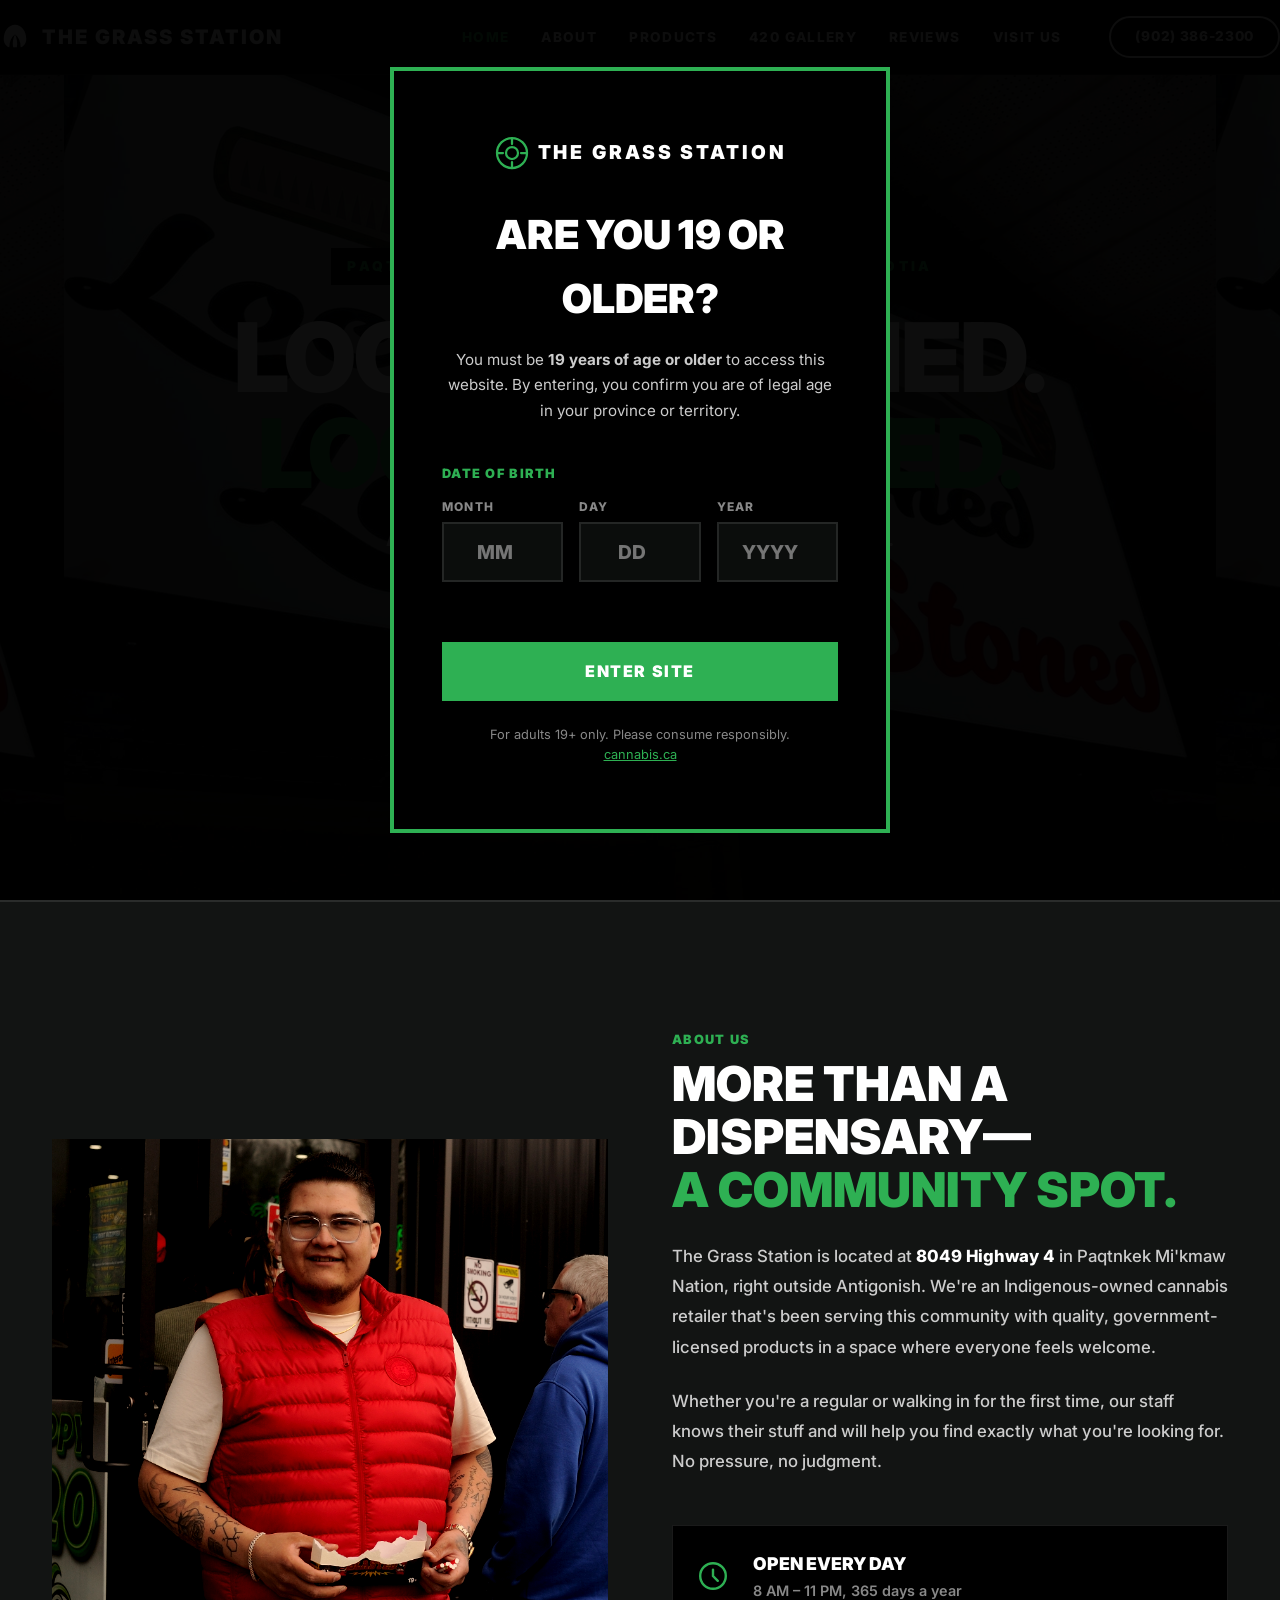
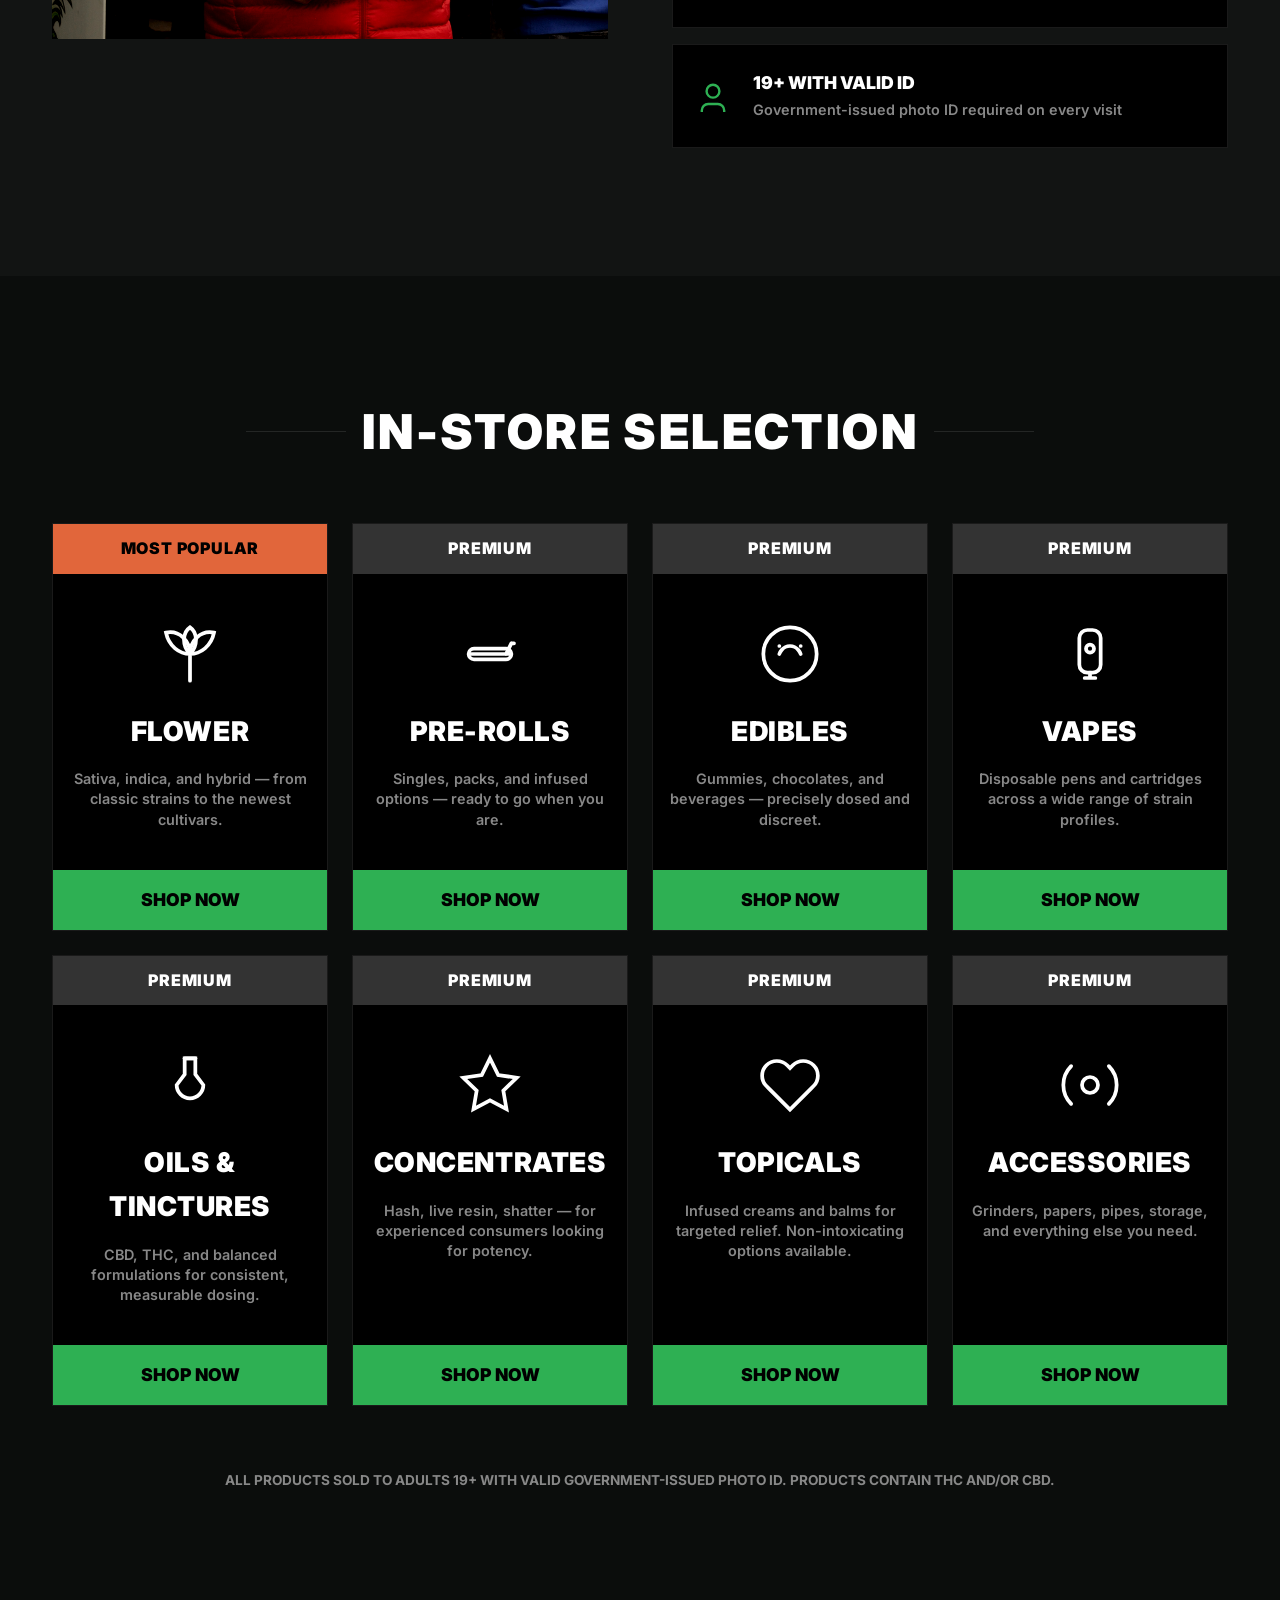
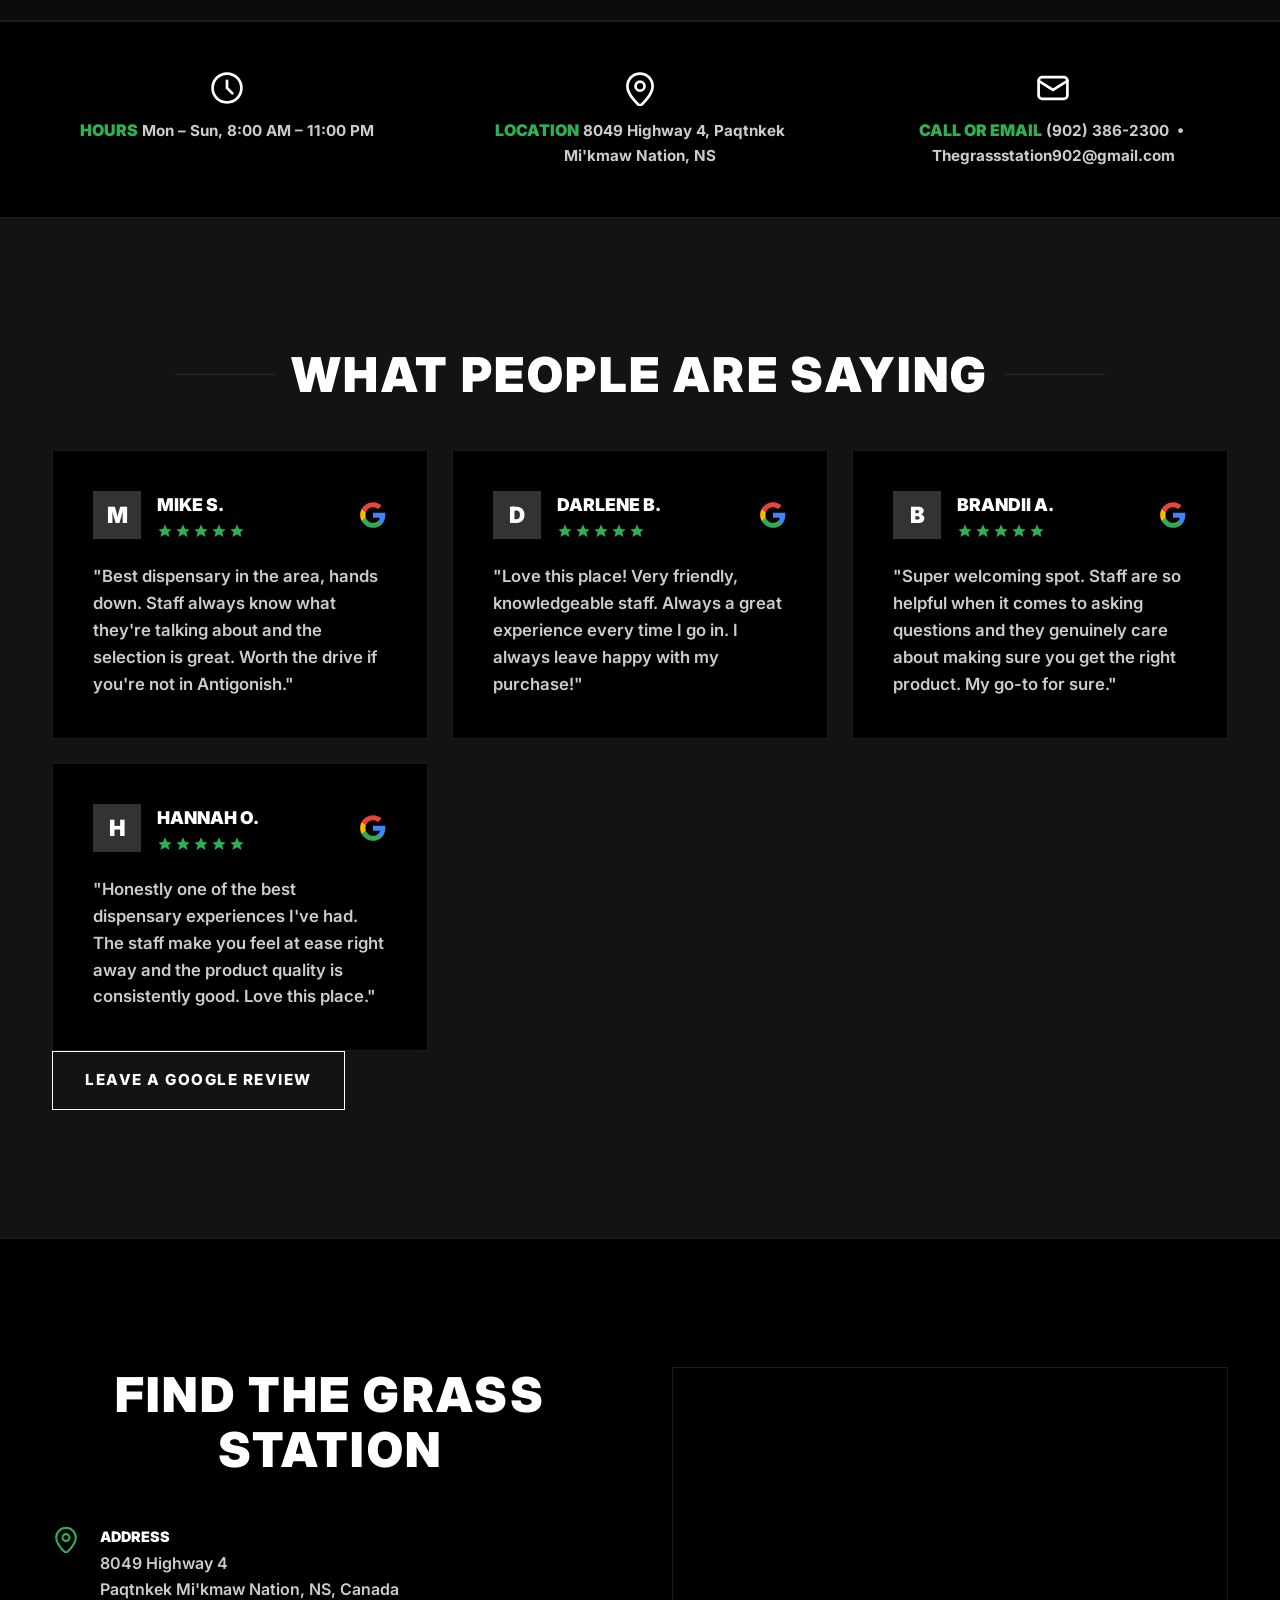
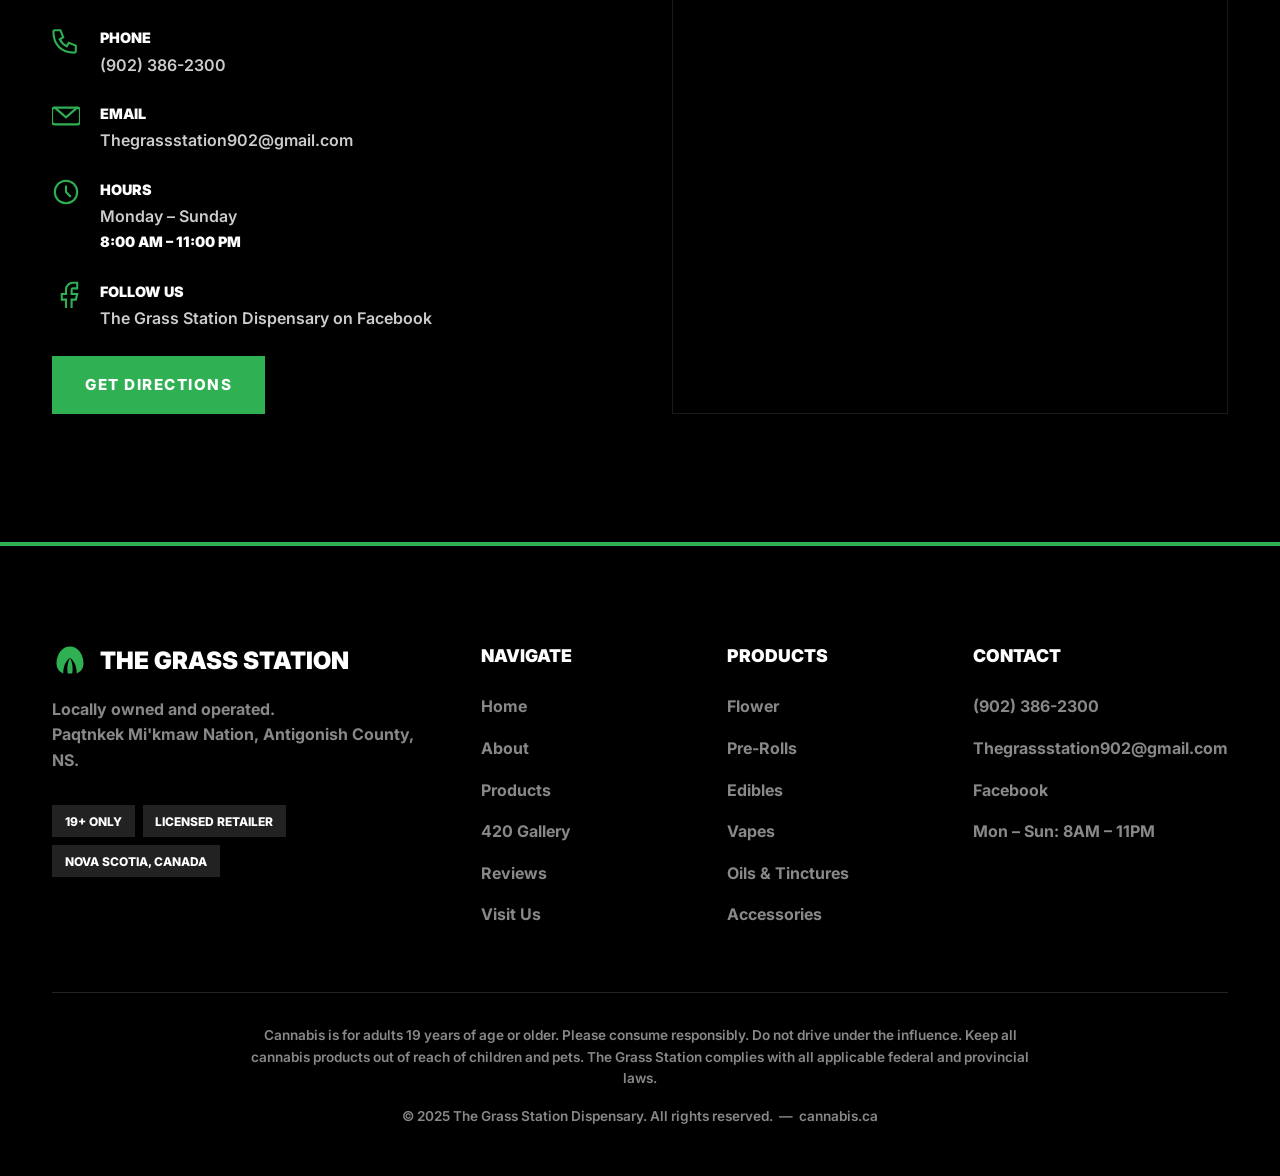
<file: index.html>
<!DOCTYPE html>
<html lang="en">
<head>
  <meta charset="UTF-8" />
  <meta name="viewport" content="width=device-width, initial-scale=1.0" />
  <title>The Grass Station Dispensary | Antigonish, Nova Scotia</title>
  <meta name="description" content="The Grass Station — Antigonish County's locally-owned cannabis dispensary in Paqtnkek Mi'kmaw Nation. Open daily 8AM–11PM. Everyone welcome, 19+ with valid ID." />
  <meta name="keywords" content="cannabis dispensary Antigonish, weed dispensary Nova Scotia, Grass Station, Paqtnkek, cannabis NS" />
  <meta property="og:title" content="The Grass Station Dispensary | Antigonish, NS" />
  <meta property="og:description" content="Locally owned. Open daily 8AM–11PM. 19+ with ID. Paqtnkek Mi'kmaw Nation, Antigonish County." />
  <meta property="og:type" content="website" />
  <link rel="preconnect" href="https://fonts.googleapis.com" />
  <link rel="preconnect" href="https://fonts.gstatic.com" crossorigin />
  <link href="https://fonts.googleapis.com/css2?family=Inter:wght@300;400;500;600;700&family=Playfair+Display:ital,wght@0,700;1,400;1,700&display=swap" rel="stylesheet" />
  <link rel="stylesheet" href="style.css" />
</head>
<body>

  <!-- ============================
       AGE GATE OVERLAY
  ============================= -->
  <div id="age-gate" class="age-gate" role="dialog" aria-modal="true" aria-labelledby="age-gate-title">
    <div class="age-gate__backdrop"></div>
    <div class="age-gate__card">
      <div class="age-gate__logo-wrap">
        <svg class="age-gate__logo-icon" viewBox="0 0 24 24" fill="none" stroke="currentColor" stroke-width="1.5" stroke-linecap="round" stroke-linejoin="round" aria-hidden="true">
          <path d="M12 2C6.5 2 2 6.5 2 12s4.5 10 10 10 10-4.5 10-10S17.5 2 12 2z"/>
          <path d="M12 8c-2.2 0-4 1.8-4 4s1.8 4 4 4 4-1.8 4-4-1.8-4-4-4z"/>
          <path d="M12 2v4M12 18v4M2 12h4M18 12h4"/>
        </svg>
        <span class="age-gate__brand">The Grass Station</span>
      </div>
      <h1 id="age-gate-title" class="age-gate__headline">Are You 19 or Older?</h1>
      <p class="age-gate__subtext">
        You must be <strong>19 years of age or older</strong> to access this website.
        By entering, you confirm you are of legal age in your province or territory.
      </p>
      <div class="age-gate__dob-label">Date of birth</div>
      <div class="age-gate__dob-wrap">
        <div class="age-gate__dob-field">
          <label for="dob-month">Month</label>
          <input type="number" id="dob-month" placeholder="MM" min="1" max="12" aria-label="Birth month" />
        </div>
        <div class="age-gate__dob-field">
          <label for="dob-day">Day</label>
          <input type="number" id="dob-day" placeholder="DD" min="1" max="31" aria-label="Birth day" />
        </div>
        <div class="age-gate__dob-field">
          <label for="dob-year">Year</label>
          <input type="number" id="dob-year" placeholder="YYYY" min="1900" max="2099" aria-label="Birth year" />
        </div>
      </div>
      <div id="age-gate-error" class="age-gate__error" role="alert" aria-live="polite"></div>
      <button class="age-gate__enter-btn" id="age-gate-enter" onclick="handleAgeGate()">Enter Site</button>
      <p class="age-gate__legal">
        For adults 19+ only. Please consume responsibly.<br/>
        <a href="https://cannabis.ca" target="_blank" rel="noopener noreferrer">cannabis.ca</a>
      </p>
    </div>
  </div>

  <!-- ============================
       NAVIGATION
  ============================= -->
  <header class="navbar" id="navbar">
    <div class="navbar__container">
      <a href="#home" class="navbar__logo" aria-label="The Grass Station Home">
        <svg class="navbar__logo-leaf" viewBox="0 0 32 32" fill="none" aria-hidden="true">
          <path d="M16 3C9 3 4 10 4 18c0 5 3 8 6 9 0-6 2-11 6-14-2 4-3 9-2 14 1 0 2 .1 2 .1s1-.1 2-.1c1-5 0-10-2-14 4 3 6 8 6 14 3-1 6-4 6-9 0-8-5-15-12-15z" fill="currentColor"/>
        </svg>
        <span>The Grass Station</span>
      </a>
      <button class="navbar__hamburger" id="hamburger" aria-label="Toggle navigation menu" aria-expanded="false">
        <span></span><span></span><span></span>
      </button>
      <nav class="navbar__nav" id="nav-menu" aria-label="Main navigation">
        <ul class="navbar__links">
          <li><a href="#home" class="nav-link">Home</a></li>
          <li><a href="#about" class="nav-link">About</a></li>
          <li><a href="#products" class="nav-link">Products</a></li>
          <li><a href="gallery.html" class="nav-link">420 Gallery</a></li>
          <li><a href="#reviews" class="nav-link">Reviews</a></li>
          <li><a href="#contact" class="nav-link">Visit Us</a></li>
        </ul>
        <a href="tel:+19023862300" class="navbar__cta">(902) 386-2300</a>
      </nav>
    </div>
  </header>

  <!-- ============================
       HERO SECTION
  ============================= -->
  <section class="hero" id="home" aria-label="Welcome to The Grass Station">
    <div class="hero__bg" style="background-image: url('Cover Photo.jpg');" role="img" aria-label="Cannabis flowers"></div>
    <div class="hero__overlay"></div>
    <div class="hero__content">
      <div class="hero__eyebrow">Paqtnkek Mi'kmaw Nation &mdash; Antigonish, Nova Scotia</div>
      <h1 class="hero__headline">
        Locally Owned.<br />
        <em>Locally Loved.</em>
      </h1>
      <p class="hero__subtext">
        Antigonish County's community cannabis shop. Everyone welcome — 19+ with valid ID.
      </p>
      <div class="hero__actions">
        <a href="#products" class="btn btn--primary" id="hero-shop-btn">See What We Carry</a>
        <a href="#contact" class="btn btn--outline" id="hero-visit-btn">Find Us</a>
      </div>
      <div class="hero__hours-pill">
        <span class="hero__hours-dot"></span>
        Open today &mdash; 8:00 AM to 11:00 PM, every day
      </div>
    </div>
  </section>

  <!-- ============================
       ABOUT SECTION
  ============================= -->
  <section class="about" id="about" aria-labelledby="about-heading">
    <div class="container">
      <div class="about__grid">
        <div class="about__img-col">
          <img src="images/D3S_1860.JPG" alt="Owner of The Grass Station dispensary" class="about__img" loading="lazy" />
          <div class="about__img-tag">Indigenous Owned &amp; Operated</div>
        </div>
        <div class="about__text-col">
          <p class="about__overline">About Us</p>
          <h2 id="about-heading" class="about__heading">
            More than a dispensary&mdash;<br/><em>a community spot.</em>
          </h2>
          <p class="about__body">
            The Grass Station is located at <strong>8049 Highway 4</strong> in Paqtnkek Mi'kmaw Nation, right outside Antigonish. We're an Indigenous-owned cannabis retailer that's been serving this community with quality, government-licensed products in a space where everyone feels welcome.
          </p>
          <p class="about__body">
            Whether you're a regular or walking in for the first time, our staff knows their stuff and will help you find exactly what you're looking for. No pressure, no judgment.
          </p>
          <div class="about__facts">
            <div class="about__fact">
              <svg class="about__fact-icon" viewBox="0 0 20 20" fill="none" stroke="currentColor" stroke-width="1.5" stroke-linecap="round" aria-hidden="true">
                <path d="M10 2a8 8 0 100 16A8 8 0 0010 2z"/>
                <path d="M10 6v4l3 3"/>
              </svg>
              <div>
                <strong>Open Every Day</strong>
                <span>8 AM &ndash; 11 PM, 365 days a year</span>
              </div>
            </div>

            <div class="about__fact">
              <svg class="about__fact-icon" viewBox="0 0 20 20" fill="none" stroke="currentColor" stroke-width="1.5" stroke-linecap="round" aria-hidden="true">
                <path d="M17 21v-2a4 4 0 00-4-4H7a4 4 0 00-4 4v2"/>
                <circle cx="10" cy="7" r="4"/>
              </svg>
              <div>
                <strong>19+ with Valid ID</strong>
                <span>Government-issued photo ID required on every visit</span>
              </div>
            </div>
          </div>
        </div>
      </div>
    </div>
  </section>

  <!-- ============================
       PRODUCTS SECTION
  ============================= -->
  <section class="products" id="products" aria-labelledby="products-heading">
    <div class="container">
      <div class="products__header">
        <p class="section-overline">What We Carry</p>
        <h2 id="products-heading" class="section-heading">In-Store Selection</h2>
        <p class="products__sub">A hand-picked selection of premium, government-approved cannabis products.</p>
      </div>
      <div class="products__grid">

        <div class="product-card" id="product-flower">
          <div class="product-card__header">
            <svg class="product-card__icon" viewBox="0 0 24 24" fill="none" stroke="currentColor" stroke-width="1.4" stroke-linecap="round" aria-hidden="true">
              <path d="M12 22V12M12 12C12 7 8 3 3 4c1 5 5 8 9 8zM12 12c0-5 4-9 9-8-1 5-5 8-9 8z"/>
              <path d="M12 12c-3-3-3-8 0-10 3 2 3 7 0 10z"/>
            </svg>
            <h3 class="product-card__name">Flower</h3>
          </div>
          <p class="product-card__desc">Sativa, indica, and hybrid — from classic strains to the newest cultivars.</p>
          <span class="product-card__tag">Most Popular</span>
        </div>

        <div class="product-card" id="product-prerolls">
          <div class="product-card__header">
            <svg class="product-card__icon" viewBox="0 0 24 24" fill="none" stroke="currentColor" stroke-width="1.4" stroke-linecap="round" aria-hidden="true">
              <rect x="4" y="10" width="16" height="4" rx="2"/>
              <path d="M4 12h16M18 12l2-4M20 8h1"/>
            </svg>
            <h3 class="product-card__name">Pre-Rolls</h3>
          </div>
          <p class="product-card__desc">Singles, packs, and infused options — ready to go when you are.</p>
        </div>

        <div class="product-card" id="product-edibles">
          <div class="product-card__header">
            <svg class="product-card__icon" viewBox="0 0 24 24" fill="none" stroke="currentColor" stroke-width="1.4" stroke-linecap="round" aria-hidden="true">
              <path d="M12 2a10 10 0 100 20A10 10 0 0012 2z"/>
              <path d="M8 12s1-3 4-3 4 3 4 3"/>
              <path d="M8 9h.01M16 9h.01"/>
            </svg>
            <h3 class="product-card__name">Edibles</h3>
          </div>
          <p class="product-card__desc">Gummies, chocolates, and beverages — precisely dosed and discreet.</p>
        </div>

        <div class="product-card" id="product-vapes">
          <div class="product-card__header">
            <svg class="product-card__icon" viewBox="0 0 24 24" fill="none" stroke="currentColor" stroke-width="1.4" stroke-linecap="round" aria-hidden="true">
              <rect x="8" y="3" width="8" height="16" rx="3"/>
              <path d="M12 19v2M10 21h4"/>
              <circle cx="12" cy="10" r="1.5"/>
            </svg>
            <h3 class="product-card__name">Vapes</h3>
          </div>
          <p class="product-card__desc">Disposable pens and cartridges across a wide range of strain profiles.</p>
        </div>

        <div class="product-card" id="product-oils">
          <div class="product-card__header">
            <svg class="product-card__icon" viewBox="0 0 24 24" fill="none" stroke="currentColor" stroke-width="1.4" stroke-linecap="round" aria-hidden="true">
              <path d="M10 2v6l-3 4a5 5 0 1010 0l-3-4V2z"/>
              <path d="M10 2h4"/>
            </svg>
            <h3 class="product-card__name">Oils &amp; Tinctures</h3>
          </div>
          <p class="product-card__desc">CBD, THC, and balanced formulations for consistent, measurable dosing.</p>
        </div>

        <div class="product-card" id="product-concentrates">
          <div class="product-card__header">
            <svg class="product-card__icon" viewBox="0 0 24 24" fill="none" stroke="currentColor" stroke-width="1.4" stroke-linecap="round" aria-hidden="true">
              <polygon points="12 2 15.09 8.26 22 9.27 17 14.14 18.18 21.02 12 17.77 5.82 21.02 7 14.14 2 9.27 8.91 8.26 12 2"/>
            </svg>
            <h3 class="product-card__name">Concentrates</h3>
          </div>
          <p class="product-card__desc">Hash, live resin, shatter — for experienced consumers looking for potency.</p>
        </div>

        <div class="product-card" id="product-topicals">
          <div class="product-card__header">
            <svg class="product-card__icon" viewBox="0 0 24 24" fill="none" stroke="currentColor" stroke-width="1.4" stroke-linecap="round" aria-hidden="true">
              <path d="M20.84 4.61a5.5 5.5 0 00-7.78 0L12 5.67l-1.06-1.06a5.5 5.5 0 00-7.78 7.78l1.06 1.06L12 21.23l7.78-7.78 1.06-1.06a5.5 5.5 0 000-7.78z"/>
            </svg>
            <h3 class="product-card__name">Topicals</h3>
          </div>
          <p class="product-card__desc">Infused creams and balms for targeted relief. Non-intoxicating options available.</p>
        </div>

        <div class="product-card" id="product-accessories">
          <div class="product-card__header">
            <svg class="product-card__icon" viewBox="0 0 24 24" fill="none" stroke="currentColor" stroke-width="1.4" stroke-linecap="round" aria-hidden="true">
              <circle cx="12" cy="12" r="3"/>
              <path d="M19.07 4.93a10 10 0 010 14.14M4.93 4.93a10 10 0 000 14.14"/>
            </svg>
            <h3 class="product-card__name">Accessories</h3>
          </div>
          <p class="product-card__desc">Grinders, papers, pipes, storage, and everything else you need.</p>
        </div>

      </div>
      <p class="products__note">All products sold to adults 19+ with valid government-issued photo ID. Products contain THC and/or CBD.</p>
    </div>
  </section>

  <!-- ============================
       INFO STRIP
  ============================= -->
  <div class="info-strip">
    <div class="container info-strip__inner">
      <div class="info-strip__item">
        <svg viewBox="0 0 20 20" fill="none" stroke="currentColor" stroke-width="1.5" stroke-linecap="round" aria-hidden="true">
          <path d="M10 2a8 8 0 100 16A8 8 0 0010 2zM10 6v4l3 3"/>
        </svg>
        <div>
          <strong>Hours</strong>
          <span>Mon &ndash; Sun, 8:00 AM &ndash; 11:00 PM</span>
        </div>
      </div>
      <div class="info-strip__divider"></div>
      <div class="info-strip__item">
        <svg viewBox="0 0 20 20" fill="none" stroke="currentColor" stroke-width="1.5" stroke-linecap="round" aria-hidden="true">
          <path d="M10 2C6.13 2 3 5.13 3 9c0 5.25 7 11 7 11s7-5.75 7-11c0-3.87-3.13-7-7-7zm0 9.5a2.5 2.5 0 110-5 2.5 2.5 0 010 5z"/>
        </svg>
        <div>
          <strong>Location</strong>
          <span>8049 Highway 4, Paqtnkek Mi'kmaw Nation, NS</span>
        </div>
      </div>
      <div class="info-strip__divider"></div>
      <div class="info-strip__item">
        <svg viewBox="0 0 20 20" fill="none" stroke="currentColor" stroke-width="1.5" stroke-linecap="round" aria-hidden="true">
          <path d="M4 4h12a2 2 0 012 2v8a2 2 0 01-2 2H4a2 2 0 01-2-2V6a2 2 0 012-2z"/>
          <path d="M2 6l8 5 8-5"/>
        </svg>
        <div>
          <strong>Call or Email</strong>
          <span><a href="tel:+19023862300">(902) 386-2300</a> &nbsp;&bull;&nbsp; <a href="mailto:Thegrassstation902@gmail.com">Thegrassstation902@gmail.com</a></span>
        </div>
      </div>
    </div>
  </div>

  <!-- ============================
       GOOGLE REVIEWS SECTION
  ============================= -->
  <section class="reviews" id="reviews" aria-labelledby="reviews-heading">
    <div class="container">
      <p class="section-overline">Google Reviews</p>
      <h2 id="reviews-heading" class="section-heading">What People Are Saying</h2>
      <p class="reviews__sub">We let our customers do the talking.</p>

      <!-- Elfsight Google Reviews Widget -->
      <!-- To activate: go to https://elfsight.com/google-reviews-widget/, create a free account,
           search for "The Grass Station Dispensary" on Google, copy your widget ID, and replace
           the placeholder below with your actual Elfsight app ID. -->
      <div class="reviews__widget-wrap" id="reviews-embed-area">
        <!-- PASTE YOUR ELFSIGHT WIDGET CODE HERE once you set it up at elfsight.com -->
        <!-- Example: <div class="elfsight-app-XXXX-XXXX-XXXX-XXXX-XXXX"></div> -->

        <!-- FALLBACK: Styled review cards shown until widget is configured -->
        <div class="reviews__grid" id="review-cards">

          <article class="review-card" aria-label="Review by Mike S.">
            <div class="review-card__top">
              <div class="review-card__avatar" aria-hidden="true">M</div>
              <div class="review-card__meta">
                <strong class="review-card__name">Mike S.</strong>
                <div class="review-card__stars" aria-label="5 out of 5 stars">
                  <svg viewBox="0 0 12 12" fill="currentColor" aria-hidden="true"><polygon points="6,1 7.5,4.5 11,4.8 8.5,7 9.4,10.5 6,8.5 2.6,10.5 3.5,7 1,4.8 4.5,4.5"/></svg>
                  <svg viewBox="0 0 12 12" fill="currentColor" aria-hidden="true"><polygon points="6,1 7.5,4.5 11,4.8 8.5,7 9.4,10.5 6,8.5 2.6,10.5 3.5,7 1,4.8 4.5,4.5"/></svg>
                  <svg viewBox="0 0 12 12" fill="currentColor" aria-hidden="true"><polygon points="6,1 7.5,4.5 11,4.8 8.5,7 9.4,10.5 6,8.5 2.6,10.5 3.5,7 1,4.8 4.5,4.5"/></svg>
                  <svg viewBox="0 0 12 12" fill="currentColor" aria-hidden="true"><polygon points="6,1 7.5,4.5 11,4.8 8.5,7 9.4,10.5 6,8.5 2.6,10.5 3.5,7 1,4.8 4.5,4.5"/></svg>
                  <svg viewBox="0 0 12 12" fill="currentColor" aria-hidden="true"><polygon points="6,1 7.5,4.5 11,4.8 8.5,7 9.4,10.5 6,8.5 2.6,10.5 3.5,7 1,4.8 4.5,4.5"/></svg>
                </div>
              </div>
              <svg class="review-card__google" viewBox="0 0 24 24" aria-label="Google review" role="img">
                <path fill="#4285F4" d="M22.56 12.25c0-.78-.07-1.53-.2-2.25H12v4.26h5.92c-.26 1.37-1.04 2.53-2.21 3.31v2.77h3.57c2.08-1.92 3.28-4.74 3.28-8.09z"/>
                <path fill="#34A853" d="M12 23c2.97 0 5.46-.98 7.28-2.66l-3.57-2.77c-.98.66-2.23 1.06-3.71 1.06-2.86 0-5.29-1.93-6.16-4.53H2.18v2.84C3.99 20.53 7.7 23 12 23z"/>
                <path fill="#FBBC05" d="M5.84 14.09c-.22-.66-.35-1.36-.35-2.09s.13-1.43.35-2.09V7.07H2.18C1.43 8.55 1 10.22 1 12s.43 3.45 1.18 4.93l2.85-2.22.81-.62z"/>
                <path fill="#EA4335" d="M12 5.38c1.62 0 3.06.56 4.21 1.64l3.15-3.15C17.45 2.09 14.97 1 12 1 7.7 1 3.99 3.47 2.18 7.07l3.66 2.84c.87-2.6 3.3-4.53 6.16-4.53z"/>
              </svg>
            </div>
            <blockquote class="review-card__text">
              "Best dispensary in the area, hands down. Staff always know what they're talking about and the selection is great. Worth the drive if you're not in Antigonish."
            </blockquote>
          </article>

          <article class="review-card" aria-label="Review by Darlene B.">
            <div class="review-card__top">
              <div class="review-card__avatar" aria-hidden="true">D</div>
              <div class="review-card__meta">
                <strong class="review-card__name">Darlene B.</strong>
                <div class="review-card__stars" aria-label="5 out of 5 stars">
                  <svg viewBox="0 0 12 12" fill="currentColor" aria-hidden="true"><polygon points="6,1 7.5,4.5 11,4.8 8.5,7 9.4,10.5 6,8.5 2.6,10.5 3.5,7 1,4.8 4.5,4.5"/></svg>
                  <svg viewBox="0 0 12 12" fill="currentColor" aria-hidden="true"><polygon points="6,1 7.5,4.5 11,4.8 8.5,7 9.4,10.5 6,8.5 2.6,10.5 3.5,7 1,4.8 4.5,4.5"/></svg>
                  <svg viewBox="0 0 12 12" fill="currentColor" aria-hidden="true"><polygon points="6,1 7.5,4.5 11,4.8 8.5,7 9.4,10.5 6,8.5 2.6,10.5 3.5,7 1,4.8 4.5,4.5"/></svg>
                  <svg viewBox="0 0 12 12" fill="currentColor" aria-hidden="true"><polygon points="6,1 7.5,4.5 11,4.8 8.5,7 9.4,10.5 6,8.5 2.6,10.5 3.5,7 1,4.8 4.5,4.5"/></svg>
                  <svg viewBox="0 0 12 12" fill="currentColor" aria-hidden="true"><polygon points="6,1 7.5,4.5 11,4.8 8.5,7 9.4,10.5 6,8.5 2.6,10.5 3.5,7 1,4.8 4.5,4.5"/></svg>
                </div>
              </div>
              <svg class="review-card__google" viewBox="0 0 24 24" aria-label="Google review" role="img">
                <path fill="#4285F4" d="M22.56 12.25c0-.78-.07-1.53-.2-2.25H12v4.26h5.92c-.26 1.37-1.04 2.53-2.21 3.31v2.77h3.57c2.08-1.92 3.28-4.74 3.28-8.09z"/>
                <path fill="#34A853" d="M12 23c2.97 0 5.46-.98 7.28-2.66l-3.57-2.77c-.98.66-2.23 1.06-3.71 1.06-2.86 0-5.29-1.93-6.16-4.53H2.18v2.84C3.99 20.53 7.7 23 12 23z"/>
                <path fill="#FBBC05" d="M5.84 14.09c-.22-.66-.35-1.36-.35-2.09s.13-1.43.35-2.09V7.07H2.18C1.43 8.55 1 10.22 1 12s.43 3.45 1.18 4.93l2.85-2.22.81-.62z"/>
                <path fill="#EA4335" d="M12 5.38c1.62 0 3.06.56 4.21 1.64l3.15-3.15C17.45 2.09 14.97 1 12 1 7.7 1 3.99 3.47 2.18 7.07l3.66 2.84c.87-2.6 3.3-4.53 6.16-4.53z"/>
              </svg>
            </div>
            <blockquote class="review-card__text">
              "Love this place! Very friendly, knowledgeable staff. Always a great experience every time I go in. I always leave happy with my purchase!"
            </blockquote>
          </article>

          <article class="review-card" aria-label="Review by Brandii A.">
            <div class="review-card__top">
              <div class="review-card__avatar" aria-hidden="true">B</div>
              <div class="review-card__meta">
                <strong class="review-card__name">Brandii A.</strong>
                <div class="review-card__stars" aria-label="5 out of 5 stars">
                  <svg viewBox="0 0 12 12" fill="currentColor" aria-hidden="true"><polygon points="6,1 7.5,4.5 11,4.8 8.5,7 9.4,10.5 6,8.5 2.6,10.5 3.5,7 1,4.8 4.5,4.5"/></svg>
                  <svg viewBox="0 0 12 12" fill="currentColor" aria-hidden="true"><polygon points="6,1 7.5,4.5 11,4.8 8.5,7 9.4,10.5 6,8.5 2.6,10.5 3.5,7 1,4.8 4.5,4.5"/></svg>
                  <svg viewBox="0 0 12 12" fill="currentColor" aria-hidden="true"><polygon points="6,1 7.5,4.5 11,4.8 8.5,7 9.4,10.5 6,8.5 2.6,10.5 3.5,7 1,4.8 4.5,4.5"/></svg>
                  <svg viewBox="0 0 12 12" fill="currentColor" aria-hidden="true"><polygon points="6,1 7.5,4.5 11,4.8 8.5,7 9.4,10.5 6,8.5 2.6,10.5 3.5,7 1,4.8 4.5,4.5"/></svg>
                  <svg viewBox="0 0 12 12" fill="currentColor" aria-hidden="true"><polygon points="6,1 7.5,4.5 11,4.8 8.5,7 9.4,10.5 6,8.5 2.6,10.5 3.5,7 1,4.8 4.5,4.5"/></svg>
                </div>
              </div>
              <svg class="review-card__google" viewBox="0 0 24 24" aria-label="Google review" role="img">
                <path fill="#4285F4" d="M22.56 12.25c0-.78-.07-1.53-.2-2.25H12v4.26h5.92c-.26 1.37-1.04 2.53-2.21 3.31v2.77h3.57c2.08-1.92 3.28-4.74 3.28-8.09z"/>
                <path fill="#34A853" d="M12 23c2.97 0 5.46-.98 7.28-2.66l-3.57-2.77c-.98.66-2.23 1.06-3.71 1.06-2.86 0-5.29-1.93-6.16-4.53H2.18v2.84C3.99 20.53 7.7 23 12 23z"/>
                <path fill="#FBBC05" d="M5.84 14.09c-.22-.66-.35-1.36-.35-2.09s.13-1.43.35-2.09V7.07H2.18C1.43 8.55 1 10.22 1 12s.43 3.45 1.18 4.93l2.85-2.22.81-.62z"/>
                <path fill="#EA4335" d="M12 5.38c1.62 0 3.06.56 4.21 1.64l3.15-3.15C17.45 2.09 14.97 1 12 1 7.7 1 3.99 3.47 2.18 7.07l3.66 2.84c.87-2.6 3.3-4.53 6.16-4.53z"/>
              </svg>
            </div>
            <blockquote class="review-card__text">
              "Super welcoming spot. Staff are so helpful when it comes to asking questions and they genuinely care about making sure you get the right product. My go-to for sure."
            </blockquote>
          </article>

          <article class="review-card" aria-label="Review by Hannah O.">
            <div class="review-card__top">
              <div class="review-card__avatar" aria-hidden="true">H</div>
              <div class="review-card__meta">
                <strong class="review-card__name">Hannah O.</strong>
                <div class="review-card__stars" aria-label="5 out of 5 stars">
                  <svg viewBox="0 0 12 12" fill="currentColor" aria-hidden="true"><polygon points="6,1 7.5,4.5 11,4.8 8.5,7 9.4,10.5 6,8.5 2.6,10.5 3.5,7 1,4.8 4.5,4.5"/></svg>
                  <svg viewBox="0 0 12 12" fill="currentColor" aria-hidden="true"><polygon points="6,1 7.5,4.5 11,4.8 8.5,7 9.4,10.5 6,8.5 2.6,10.5 3.5,7 1,4.8 4.5,4.5"/></svg>
                  <svg viewBox="0 0 12 12" fill="currentColor" aria-hidden="true"><polygon points="6,1 7.5,4.5 11,4.8 8.5,7 9.4,10.5 6,8.5 2.6,10.5 3.5,7 1,4.8 4.5,4.5"/></svg>
                  <svg viewBox="0 0 12 12" fill="currentColor" aria-hidden="true"><polygon points="6,1 7.5,4.5 11,4.8 8.5,7 9.4,10.5 6,8.5 2.6,10.5 3.5,7 1,4.8 4.5,4.5"/></svg>
                  <svg viewBox="0 0 12 12" fill="currentColor" aria-hidden="true"><polygon points="6,1 7.5,4.5 11,4.8 8.5,7 9.4,10.5 6,8.5 2.6,10.5 3.5,7 1,4.8 4.5,4.5"/></svg>
                </div>
              </div>
              <svg class="review-card__google" viewBox="0 0 24 24" aria-label="Google review" role="img">
                <path fill="#4285F4" d="M22.56 12.25c0-.78-.07-1.53-.2-2.25H12v4.26h5.92c-.26 1.37-1.04 2.53-2.21 3.31v2.77h3.57c2.08-1.92 3.28-4.74 3.28-8.09z"/>
                <path fill="#34A853" d="M12 23c2.97 0 5.46-.98 7.28-2.66l-3.57-2.77c-.98.66-2.23 1.06-3.71 1.06-2.86 0-5.29-1.93-6.16-4.53H2.18v2.84C3.99 20.53 7.7 23 12 23z"/>
                <path fill="#FBBC05" d="M5.84 14.09c-.22-.66-.35-1.36-.35-2.09s.13-1.43.35-2.09V7.07H2.18C1.43 8.55 1 10.22 1 12s.43 3.45 1.18 4.93l2.85-2.22.81-.62z"/>
                <path fill="#EA4335" d="M12 5.38c1.62 0 3.06.56 4.21 1.64l3.15-3.15C17.45 2.09 14.97 1 12 1 7.7 1 3.99 3.47 2.18 7.07l3.66 2.84c.87-2.6 3.3-4.53 6.16-4.53z"/>
              </svg>
            </div>
            <blockquote class="review-card__text">
              "Honestly one of the best dispensary experiences I've had. The staff make you feel at ease right away and the product quality is consistently good. Love this place."
            </blockquote>
          </article>

        </div>

        <div class="reviews__cta">
          <a href="https://maps.google.com/?cid=The+Grass+Station+Dispensary+Antigonish" target="_blank" rel="noopener noreferrer" class="btn btn--outline-dark" id="leave-review-btn">
            Leave a Google Review
          </a>
        </div>
      </div>
    </div>
  </section>

  <!-- ============================
       CONTACT / FIND US SECTION
  ============================= -->
  <section class="contact" id="contact" aria-labelledby="contact-heading">
    <div class="container">
      <div class="contact__grid">
        <div class="contact__info">
          <p class="section-overline">Visit Us</p>
          <h2 id="contact-heading" class="section-heading">Find The Grass Station</h2>
          <div class="contact__details">
            <div class="contact__detail-row">
              <svg viewBox="0 0 20 20" fill="none" stroke="currentColor" stroke-width="1.5" stroke-linecap="round" aria-hidden="true">
                <path d="M10 2C6.13 2 3 5.13 3 9c0 5.25 7 11 7 11s7-5.75 7-11c0-3.87-3.13-7-7-7zm0 9.5a2.5 2.5 0 110-5 2.5 2.5 0 010 5z"/>
              </svg>
              <div>
                <strong>Address</strong>
                <address>8049 Highway 4<br/>Paqtnkek Mi'kmaw Nation, NS, Canada</address>
              </div>
            </div>
            <div class="contact__detail-row">
              <svg viewBox="0 0 20 20" fill="none" stroke="currentColor" stroke-width="1.5" stroke-linecap="round" aria-hidden="true">
                <path d="M2 3h4l2 5-2.5 1.5a11 11 0 005 5L12 12l5 2v4a1 1 0 01-1 1C6.61 19 1 13.39 1 4a1 1 0 011-1z"/>
              </svg>
              <div>
                <strong>Phone</strong>
                <a href="tel:+19023862300">(902) 386-2300</a>
              </div>
            </div>
            <div class="contact__detail-row">
              <svg viewBox="0 0 20 20" fill="none" stroke="currentColor" stroke-width="1.5" stroke-linecap="round" aria-hidden="true">
                <path d="M2 4h16a2 2 0 012 2v8a2 2 0 01-2 2H2a2 2 0 01-2-2V6a2 2 0 012-2z"/>
                <path d="M2 4l8 7 8-7"/>
              </svg>
              <div>
                <strong>Email</strong>
                <a href="mailto:Thegrassstation902@gmail.com">Thegrassstation902@gmail.com</a>
              </div>
            </div>
            <div class="contact__detail-row">
              <svg viewBox="0 0 20 20" fill="none" stroke="currentColor" stroke-width="1.5" stroke-linecap="round" aria-hidden="true">
                <path d="M10 2a8 8 0 100 16A8 8 0 0010 2zM10 6v4l3 3"/>
              </svg>
              <div>
                <strong>Hours</strong>
                <span>Monday &ndash; Sunday<br/><strong>8:00 AM &ndash; 11:00 PM</strong></span>
              </div>
            </div>
            <div class="contact__detail-row">
              <svg viewBox="0 0 20 20" fill="none" stroke="currentColor" stroke-width="1.5" stroke-linecap="round" aria-hidden="true">
                <path d="M18 2h-3a5 5 0 00-5 5v3H7v4h3v8h4v-8h3l1-4h-4V7a1 1 0 011-1h3z"/>
              </svg>
              <div>
                <strong>Follow Us</strong>
                <a href="https://www.facebook.com/p/The-Grass-Station-Dispensary-100087336619600/" target="_blank" rel="noopener noreferrer">
                  The Grass Station Dispensary on Facebook
                </a>
              </div>
            </div>
          </div>
          <a href="https://maps.google.com/?q=8049+Highway+4+Paqtnkek+NS" target="_blank" rel="noopener noreferrer" class="btn btn--primary contact__directions-btn" id="get-directions-btn">
            Get Directions
          </a>
        </div>
        <div class="contact__map">
          <iframe
            title="The Grass Station Dispensary location on Google Maps"
            src="https://www.google.com/maps/embed?pb=!1m18!1m12!1m3!1d2720.7!2d-61.8!3d45.65!2m3!1f0!2f0!3f0!3m2!1i1024!2i768!4f13.1!3m3!1m2!1s0x4b5f2a6b3c000001%3A0x0!2s8049+Highway+4%2C+Antigonish+County%2C+NS!5e0!3m2!1sen!2sca!4v1680000000000"
            width="100%"
            height="100%"
            style="border:0;"
            allowfullscreen=""
            loading="lazy"
            referrerpolicy="no-referrer-when-downgrade"
            aria-label="Map of The Grass Station Dispensary location"
          ></iframe>
        </div>
      </div>
    </div>
  </section>

  <!-- ============================
       FOOTER
  ============================= -->
  <footer class="footer" role="contentinfo">
    <div class="container">
      <div class="footer__grid">
        <div class="footer__brand">
          <div class="footer__logo">
            <svg class="footer__logo-leaf" viewBox="0 0 32 32" fill="none" aria-hidden="true">
              <path d="M16 3C9 3 4 10 4 18c0 5 3 8 6 9 0-6 2-11 6-14-2 4-3 9-2 14 1 0 2 .1 2 .1s1-.1 2-.1c1-5 0-10-2-14 4 3 6 8 6 14 3-1 6-4 6-9 0-8-5-15-12-15z" fill="currentColor"/>
            </svg>
            <span>The Grass Station</span>
          </div>
          <p class="footer__tagline">Locally owned and operated.<br/>Paqtnkek Mi'kmaw Nation, Antigonish County, NS.</p>
          <div class="footer__legal-badges">
            <span>19+ Only</span>
            <span>Licensed Retailer</span>
            <span>Nova Scotia, Canada</span>
          </div>
        </div>
        <div class="footer__col">
          <h4 class="footer__col-title">Navigate</h4>
          <ul class="footer__links">
            <li><a href="#home">Home</a></li>
            <li><a href="#about">About</a></li>
            <li><a href="#products">Products</a></li>
            <li><a href="gallery.html">420 Gallery</a></li>
            <li><a href="#reviews">Reviews</a></li>
            <li><a href="#contact">Visit Us</a></li>
          </ul>
        </div>
        <div class="footer__col">
          <h4 class="footer__col-title">Products</h4>
          <ul class="footer__links">
            <li><a href="#products">Flower</a></li>
            <li><a href="#products">Pre-Rolls</a></li>
            <li><a href="#products">Edibles</a></li>
            <li><a href="#products">Vapes</a></li>
            <li><a href="#products">Oils &amp; Tinctures</a></li>
            <li><a href="#products">Accessories</a></li>
          </ul>
        </div>
        <div class="footer__col">
          <h4 class="footer__col-title">Contact</h4>
          <ul class="footer__links">
            <li><a href="tel:+19023862300">(902) 386-2300</a></li>
            <li><a href="mailto:Thegrassstation902@gmail.com">Thegrassstation902@gmail.com</a></li>
            <li><a href="https://www.facebook.com/p/The-Grass-Station-Dispensary-100087336619600/" target="_blank" rel="noopener noreferrer">Facebook</a></li>
            <li><span>Mon &ndash; Sun: 8AM &ndash; 11PM</span></li>
          </ul>
        </div>
      </div>
      <div class="footer__bottom">
        <p class="footer__disclaimer">
          Cannabis is for adults 19 years of age or older. Please consume responsibly. Do not drive under the influence.
          Keep all cannabis products out of reach of children and pets. The Grass Station complies with all applicable federal and provincial laws.
        </p>
        <p class="footer__copyright">
          &copy; 2025 The Grass Station Dispensary. All rights reserved.
          &nbsp;&mdash;&nbsp;
          <a href="https://cannabis.ca" target="_blank" rel="noopener noreferrer">cannabis.ca</a>
        </p>
      </div>
    </div>
  </footer>

  <button id="scroll-top-btn" class="scroll-top" aria-label="Back to top" onclick="window.scrollTo({top:0,behavior:'smooth'})">
    <svg viewBox="0 0 20 20" fill="none" stroke="currentColor" stroke-width="2" stroke-linecap="round" aria-hidden="true">
      <path d="M10 15V5M5 10l5-5 5 5"/>
    </svg>
  </button>

  <script src="script.js"></script>
</body>
</html>
</file>
<file: style.css>
/* ===================================================
   THE GRASS STATION DISPENSARY — URBN LEAF STYLE
   Streetwear, Solid Colors, Sharp Corners
   =================================================== */

/* --- Reset & Base --- */
*, *::before, *::after { box-sizing: border-box; margin: 0; padding: 0; }

:root {
  /* URBN LEAF STYLE PALETTE */
  --bg-deep:      #0b0d0c; 
  --bg-dark:      #121413;
  --bg-card:      #000000;
  
  --border-light: rgba(255, 255, 255, 0.1);
  --border-glow:  transparent;
  
  /* Brand Colors */
  --green:        #2eb053; /* UrbnLeaf vibrant green */
  --orange:       #e1663b; /* Accent for secondary tags */
  
  /* Typography Colors */
  --text-main:    #ffffff;
  --text-muted:   #888888;
  --text-sub:     #cccccc;

  /* Typography */
  --font-sans: 'Inter', 'Montserrat', -apple-system, sans-serif;

  /* Effects */
  --ease-out: cubic-bezier(0.16, 1, 0.3, 1);
  --shadow-sm: 0 5px 15px rgba(0,0,0,1);

  /* Radius - sharply squared for streetwear vibe */
  --r-sm: 0px;
  --r-md: 0px;
  --r-lg: 0px;
  --r-pill: 0px;
}

html { scroll-behavior: smooth; font-size: 16px; }

body {
  font-family: var(--font-sans);
  background-color: var(--bg-deep);
  /* Repeating cannabis leaf pattern overlay */
  background-image: url("data:image/svg+xml;utf8,<svg xmlns='http://www.w3.org/2000/svg' viewBox='0 0 32 32' width='160' height='160'><path fill='rgba(255,255,255,0.015)' d='M16 3C9 3 4 10 4 18c0 5 3 8 6 9 0-6 2-11 6-14-2 4-3 9-2 14 1 0 2 .1 2 .1s1-.1 2-.1c1-5 0-10-2-14 4 3 6 8 6 14 3-1 6-4 6-9 0-8-5-15-12-15z'/></svg>");
  background-attachment: fixed;
  color: var(--text-main);
  line-height: 1.6;
  overflow-x: hidden;
  -webkit-font-smoothing: antialiased;
}

img { max-width: 100%; display: block; height: auto; }
a { text-decoration: none; color: inherit; }
ul { list-style: none; }
address { font-style: normal; }

/* --- Shared Layout & Typography --- */
.container {
  width: 100%;
  max-width: 1240px;
  margin: 0 auto;
  padding: 0 2rem;
}

.section-heading {
  font-family: var(--font-sans);
  font-size: clamp(2rem, 4vw, 3rem);
  font-weight: 900;
  color: var(--text-main);
  line-height: 1.15;
  margin-bottom: 3rem;
  letter-spacing: 0.05em;
  text-transform: uppercase;
  text-align: center;
  position: relative;
  display: flex;
  align-items: center;
  justify-content: center;
  gap: 1rem;
}
.section-heading::before,
.section-heading::after {
  content: '';
  flex: 1;
  height: 1px;
  background: var(--border-light);
  max-width: 100px;
}
.section-heading em { font-style: normal; color: var(--green); }
.section-overline { display: none; }

/* --- Buttons --- */
.btn {
  display: inline-flex;
  align-items: center;
  justify-content: center;
  gap: 0.75rem;
  padding: 1rem 2rem;
  border-radius: var(--r-pill);
  font-family: var(--font-sans);
  font-size: 0.95rem;
  font-weight: 800;
  letter-spacing: 0.1em;
  text-transform: uppercase;
  cursor: pointer;
  border: 1px solid transparent;
  transition: all 0.3s var(--ease-out);
}

.btn--primary {
  background: var(--green);
  color: #fff;
}
.btn--primary:hover {
  background: #259645;
  transform: translateY(-2px);
}

.btn--outline {
  background: transparent;
  color: var(--text-main);
  border: 2px solid var(--text-main);
  border-radius: 50px; /* Force pills on specific outline buttons like Navbar/Hero */
}
.btn--outline:hover {
  background: var(--text-main);
  color: var(--bg-deep);
}

.btn--outline-dark {
  background: transparent;
  color: var(--text-main);
  border: 1px solid var(--text-main);
}
.btn--outline-dark:hover {
  background: var(--text-main);
  color: var(--bg-deep);
}

/* ==============================
   AGE GATE (Solid Block)
   ============================== */
.age-gate {
  position: fixed; inset: 0; z-index: 9999;
  display: flex; align-items: center; justify-content: center; padding: 1.5rem;
}
.age-gate__backdrop {
  position: absolute; inset: 0;
  background: rgba(0, 0, 0, 0.95);
}
.age-gate__card {
  position: relative; z-index: 1;
  background: var(--bg-card);
  border: 4px solid var(--green);
  border-radius: 0;
  padding: 4rem 3rem;
  max-width: 500px; width: 100%;
  text-align: center;
  animation: gateIn 0.5s var(--ease-out) both;
}
@keyframes gateIn {
  from { opacity: 0; transform: translateY(20px); }
  to   { opacity: 1; transform: translateY(0); }
}
.age-gate__logo-wrap { display: flex; align-items: center; justify-content: center; gap: 0.5rem; margin-bottom: 2rem; }
.age-gate__logo-icon { width: 36px; height: 36px; color: var(--green); }
.age-gate__brand { font-size: 1.2rem; font-weight: 900; letter-spacing: 0.15em; text-transform: uppercase; color: var(--text-main); }
.age-gate__headline { font-family: var(--font-sans); font-size: 2.5rem; font-weight: 900; color: var(--text-main); margin-bottom: 1rem; text-transform: uppercase; text-align: center;}
.age-gate__subtext { font-size: 0.95rem; color: var(--text-sub); line-height: 1.7; margin-bottom: 2.5rem; }
.age-gate__dob-label { font-size: 0.8rem; letter-spacing: 0.1em; text-transform: uppercase; font-weight: 900; color: var(--green); margin-bottom: 0.75rem; text-align: left; }
.age-gate__dob-wrap { display: flex; gap: 1rem; margin-bottom: 0.5rem; }
.age-gate__dob-field { display: flex; flex-direction: column; gap: 0.4rem; flex: 1; }
.age-gate__dob-field label { font-size: 0.75rem; letter-spacing: 0.1em; text-transform: uppercase; color: var(--text-muted); font-weight: 800; text-align: left; }
.age-gate__dob-field input {
  background: var(--bg-deep); border: 2px solid var(--border-light);
  padding: 1rem 0.5rem; color: var(--text-main); font-size: 1.2rem; font-weight: 800; font-family: var(--font-sans); text-align: center; transition: all 0.3s;
  width: 100%; -moz-appearance: textfield; border-radius: 0;
}
.age-gate__dob-field input:focus { outline: none; border-color: var(--green); }
.age-gate__error { min-height: 1.5rem; font-size: 0.85rem; color: #ff5e5e; margin: 0.75rem 0 1.5rem; text-align: left; font-weight: bold; }
.age-gate__enter-btn {
  width: 100%; padding: 1.2rem; background: var(--green); color: #fff; border: none; border-radius: 0; font-family: var(--font-sans); font-size: 1rem; font-weight: 900; letter-spacing: 0.1em; text-transform: uppercase; cursor: pointer; transition: all 0.3s; margin-bottom: 1.5rem;
}
.age-gate__enter-btn:hover { background: #259645; }
.age-gate__legal { font-size: 0.8rem; color: var(--text-muted); line-height: 1.6; }
.age-gate__legal a { color: var(--green); text-decoration: underline; }
.age-gate.hidden { animation: gateOut 0.3s var(--ease-out) forwards; }
@keyframes gateOut { to { opacity: 0; pointer-events: none; visibility: hidden; } }
.age-gate__card.denied { border-color: #ef4444; }
.age-denied__icon { font-size: 5rem; margin-bottom: 1.5rem; color: #ef4444; }
.age-denied__title { font-family: var(--font-sans); font-size: 2.2rem; font-weight: 900; color: #ef4444; margin-bottom: 1rem; text-transform: uppercase; }
.age-denied__msg { font-size: 1rem; color: var(--text-sub); line-height: 1.7; margin-bottom: 1.5rem; font-weight: bold; }

/* ==============================
   NAVBAR
   ============================== */
.navbar { position: fixed; top: 0; left: 0; right: 0; z-index: 1000; padding: 1rem 0; transition: all 0.3s; border-bottom: 1px solid var(--border-light); background: var(--bg-card); }
.navbar__container { display: flex; align-items: center; justify-content: space-between; }
.navbar__logo { display: flex; align-items: center; gap: 0.75rem; font-size: 1.25rem; font-weight: 900; color: var(--text-main); letter-spacing: 0.1em; text-transform: uppercase; }
.navbar__logo-leaf { width: 30px; height: 30px; color: var(--text-main); }
.navbar__nav { display: flex; align-items: center; gap: 3rem; }
.navbar__links { display: flex; align-items: center; gap: 2rem; }
.nav-link { font-size: 0.85rem; font-weight: 800; letter-spacing: 0.1em; text-transform: uppercase; color: var(--text-main); transition: color 0.3s; }
.nav-link:hover, .nav-link.active { color: var(--green); }
.navbar__cta {
  font-size: 0.85rem; font-weight: 800; letter-spacing: 0.05em; color: var(--text-main); background: transparent; padding: 0.5rem 1.5rem; border-radius: 50px; border: 2px solid var(--text-main); transition: all 0.3s;
}
.navbar__cta:hover { background: var(--text-main); color: var(--bg-dark); }
.navbar__hamburger span { background: var(--text-main); }

/* ==============================
   HERO
   ============================== */
.hero { position: relative; min-height: 100vh; display: flex; align-items: center; justify-content: center; overflow: hidden; padding-top: 5rem; text-align: center; }
.hero__bg { position: absolute; inset: 0; background-size: 90%; background-position: center calc(50% - 180px); filter: brightness(0.5); z-index: 0; }
.hero__overlay { display: none; }
.hero__content { position: relative; z-index: 2; width: 100%; max-width: 900px; padding: 4rem 2rem; }
.hero__eyebrow { display: inline-flex; align-items: center; font-size: 0.85rem; font-weight: 900; letter-spacing: 0.25em; text-transform: uppercase; color: var(--green); margin-bottom: 1.5rem; background: #000; padding: 0.5rem 1rem; }
.hero__headline { font-size: clamp(3rem, 8vw, 6rem); font-weight: 900; line-height: 1; color: var(--text-main); margin-bottom: 1.5rem; text-transform: uppercase; letter-spacing: -0.02em; }
.hero__headline em { font-style: normal; color: var(--green); }
.hero__subtext { font-size: 1.15rem; color: #fff; font-weight: 800; line-height: 1.6; margin-bottom: 2.5rem; max-width: 600px; margin-inline: auto; text-transform: uppercase; }
.hero__actions { display: flex; gap: 1rem; justify-content: center; flex-wrap: wrap; margin-bottom: 3rem; }
.hero__hours-pill { display: none; }

/* ==============================
   ABOUT
   ============================== */
.about { padding: 8rem 0; background: var(--bg-dark); border-top: 2px solid var(--border-light); }
.about__grid { display: grid; grid-template-columns: 1fr 1fr; gap: 4rem; align-items: center; }
.about__img { width: 100%; height: 500px; object-fit: cover; object-position: top; filter: contrast(1.1); }
.about__img-tag { display: none; }
.about__overline { font-size: 0.8rem; font-weight: 900; letter-spacing: 0.1em; color: var(--green); text-transform: uppercase; margin-bottom: 0.5rem; }
.about__heading { font-size: clamp(2.5rem, 5vw, 3rem); font-weight: 900; text-transform: uppercase; line-height: 1.1; margin-bottom: 1.5rem; }
.about__heading em { font-style: normal; color: var(--green); }
.about__body { font-size: 1.05rem; color: var(--text-sub); line-height: 1.8; margin-bottom: 1.5rem; font-weight: 500; }
.about__body strong { color: var(--text-main); font-weight: 800; }
.about__facts { margin-top: 3rem; display: grid; gap: 1rem; }
.about__fact { display: flex; align-items: center; gap: 1.5rem; padding: 1.5rem; background: var(--bg-card); border: 1px solid var(--border-light); }
.about__fact-icon { width: 32px; height: 32px; color: var(--green); flex-shrink: 0; }
.about__fact strong { display: block; font-weight: 900; text-transform: uppercase; font-size: 1.1rem; }
.about__fact span { color: var(--text-muted); font-size: 0.9rem; font-weight: 600; }

/* ==============================
   PRODUCTS (Urbn Leaf Tile Replica)
   ============================== */
.products { padding: 8rem 0; }
.products__header { text-align: center; margin-bottom: 4rem; }
.products__sub { display: none; }
.products__grid { display: grid; grid-template-columns: repeat(auto-fit, minmax(260px, 1fr)); gap: 1.5rem; }

/* The core of the visual rewrite */
.product-card {
  background: var(--bg-card);
  border: 1px solid var(--border-light);
  display: flex;
  flex-direction: column;
  text-align: center;
  transition: transform 0.2s;
}
.product-card:hover { transform: translateY(-5px); border-color: var(--green); }

/* The top "Tag" block */
.product-card__tag {
  order: -1; /* Pushes the tag to the very top in flex column */
  background: var(--orange);
  color: #000;
  width: 100%;
  padding: 0.75rem;
  font-size: 1rem;
  font-weight: 900;
  letter-spacing: 0.05em;
  text-transform: uppercase;
}
/* If no tag exists, we need a default top block for visual consistency */
.product-card:not(:has(.product-card__tag))::before {
  content: 'PREMIUM';
  background: #333;
  color: #fff;
  width: 100%;
  padding: 0.75rem;
  font-size: 1rem;
  font-weight: 900;
  letter-spacing: 0.05em;
  text-transform: uppercase;
}

/* Middle content area */
.product-card__header { padding: 3rem 1rem 1rem; display: flex; flex-direction: column; align-items: center; gap: 1.5rem; }
.product-card__icon { width: 64px; height: 64px; color: #fff; }
.product-card__name { font-size: clamp(1.2rem, 6vw, 1.7rem); font-weight: 900; text-transform: uppercase; letter-spacing: 0.02em; word-wrap: break-word; hyphens: auto; }
.product-card__desc { padding: 0 1rem 2.5rem; font-size: 0.9rem; font-weight: 600; color: var(--text-muted); margin-bottom: auto; line-height: 1.4; }

/* Synthetic "BUY NOW" button at bottom */
.product-card::after {
  content: 'SHOP NOW';
  display: block;
  background: var(--green);
  color: #000;
  width: 100%;
  padding: 1rem;
  font-weight: 900;
  font-size: 1.1rem;
  text-transform: uppercase;
  margin-top: auto;
  transition: background 0.3s;
}
.product-card:hover::after { background: #4ceb77; }

.products__note { text-align: center; margin-top: 4rem; font-size: 0.85rem; font-weight: 700; color: var(--text-muted); text-transform: uppercase; }

/* ==============================
   420 — 7TH ANNIVERSARY GALLERY
   ============================== */
.gallery {
  padding: 4rem 0 8rem;
  background: var(--bg-deep);
  border-top: 2px solid var(--border-light);
  position: relative;
  overflow: hidden;
}

/* Gallery Hero Banner (standalone page) */
.gallery-hero {
  position: relative;
  min-height: 50vh;
  display: flex;
  align-items: center;
  justify-content: center;
  text-align: center;
  padding: 10rem 2rem 4rem;
  overflow: hidden;
  background: var(--bg-card);
  border-bottom: 4px solid var(--green);
}
.gallery-hero__bg {
  position: absolute;
  inset: 0;
  background: radial-gradient(ellipse at center, rgba(46,176,83,0.08) 0%, transparent 65%);
}
.gallery-hero__content {
  position: relative;
  z-index: 2;
  max-width: 800px;
}
.gallery-hero__headline {
  font-family: var(--font-sans);
  font-size: clamp(3rem, 7vw, 5.5rem);
  font-weight: 900;
  text-transform: uppercase;
  line-height: 1;
  color: var(--text-main);
  margin-bottom: 1.5rem;
  letter-spacing: -0.02em;
}
.gallery-hero__headline em {
  font-style: normal;
  color: var(--green);
}
.gallery-hero__sub {
  font-size: 1.1rem;
  font-weight: 600;
  color: var(--text-sub);
  line-height: 1.8;
  max-width: 650px;
  margin: 0 auto;
}

/* Gallery CTA row */
.gallery__cta {
  text-align: center;
  margin-top: 4rem;
}

/* Ambient smoke glow behind the section */
.gallery::before {
  content: '';
  position: absolute;
  top: -200px;
  left: 50%;
  transform: translateX(-50%);
  width: 800px;
  height: 800px;
  background: radial-gradient(circle, rgba(46, 176, 83, 0.06) 0%, transparent 70%);
  pointer-events: none;
}

.gallery__header {
  text-align: center;
  margin-bottom: 3rem;
  position: relative;
}

/* Animated Anniversary Badge */
.gallery__anniversary-badge {
  display: inline-block;
  font-size: 1rem;
  font-weight: 900;
  letter-spacing: 0.2em;
  text-transform: uppercase;
  color: #000;
  background: var(--green);
  padding: 0.6rem 2rem;
  margin-bottom: 1.5rem;
  position: relative;
  animation: badgePulse 3s ease-in-out infinite;
}
@keyframes badgePulse {
  0%, 100% { box-shadow: 0 0 0 0 rgba(46, 176, 83, 0.4); }
  50%      { box-shadow: 0 0 30px 10px rgba(46, 176, 83, 0.15); }
}

.gallery__intro {
  max-width: 700px;
  margin: 0 auto;
  font-size: 1.1rem;
  font-weight: 600;
  color: var(--text-sub);
  line-height: 1.8;
}

/* Toolbar row */
.gallery__toolbar {
  display: flex;
  align-items: center;
  justify-content: space-between;
  margin-bottom: 2rem;
  padding: 1rem 0;
  border-bottom: 1px solid var(--border-light);
}
.gallery__count {
  font-size: 0.85rem;
  font-weight: 900;
  letter-spacing: 0.15em;
  text-transform: uppercase;
  color: var(--green);
}
.gallery__view-toggle {
  background: transparent;
  border: 1px solid var(--border-light);
  padding: 0.5rem;
  cursor: pointer;
  transition: all 0.3s;
}
.gallery__view-toggle svg { width: 24px; height: 24px; color: var(--text-muted); }
.gallery__view-toggle:hover { border-color: var(--green); }
.gallery__view-toggle:hover svg { color: var(--green); }

/* Photo Grid — default 4 columns */
.gallery__grid {
  display: grid;
  grid-template-columns: repeat(4, 1fr);
  gap: 6px;
  transition: all 0.4s var(--ease-out);
}
.gallery__grid.large-grid {
  grid-template-columns: repeat(3, 1fr);
  gap: 10px;
}

/* Gallery Items */
.gallery__item {
  position: relative;
  overflow: hidden;
  aspect-ratio: 1 / 1;
  cursor: pointer;
  border: 1px solid rgba(255,255,255,0.03);
  opacity: 0;
  transform: scale(0.95);
  animation: galleryReveal 0.6s var(--ease-out) forwards;
}

/* Staggered entry — CSS-only for first 20, JS handles the rest */
.gallery__item:nth-child(1)  { animation-delay: 0.02s; }
.gallery__item:nth-child(2)  { animation-delay: 0.04s; }
.gallery__item:nth-child(3)  { animation-delay: 0.06s; }
.gallery__item:nth-child(4)  { animation-delay: 0.08s; }
.gallery__item:nth-child(5)  { animation-delay: 0.10s; }
.gallery__item:nth-child(6)  { animation-delay: 0.12s; }
.gallery__item:nth-child(7)  { animation-delay: 0.14s; }
.gallery__item:nth-child(8)  { animation-delay: 0.16s; }
.gallery__item:nth-child(9)  { animation-delay: 0.18s; }
.gallery__item:nth-child(10) { animation-delay: 0.20s; }
.gallery__item:nth-child(11) { animation-delay: 0.22s; }
.gallery__item:nth-child(12) { animation-delay: 0.24s; }
.gallery__item:nth-child(n+13) { animation-delay: 0.26s; }

@keyframes galleryReveal {
  to { opacity: 1; transform: scale(1); }
}

.gallery__item img {
  width: 100%;
  height: 100%;
  object-fit: cover;
  transition: transform 0.5s var(--ease-out), filter 0.5s;
  filter: brightness(0.85);
}
.gallery__item:hover img {
  transform: scale(1.08);
  filter: brightness(1);
}
.gallery__item::after {
  content: '';
  position: absolute;
  inset: 0;
  background: linear-gradient(180deg, transparent 50%, rgba(0,0,0,0.4) 100%);
  opacity: 0;
  transition: opacity 0.3s;
  pointer-events: none;
}
.gallery__item:hover::after {
  opacity: 1;
}

/* Feature tiles — make certain images span wider for visual variety */
.gallery__item:nth-child(1) { grid-column: span 2; grid-row: span 2; }
.gallery__item:nth-child(8) { grid-column: span 2; }
.gallery__item:nth-child(15) { grid-column: span 2; grid-row: span 2; }
.gallery__item:nth-child(25) { grid-column: span 2; }
.gallery__item:nth-child(35) { grid-column: span 2; grid-row: span 2; }
.gallery__item:nth-child(45) { grid-column: span 2; }

/* ==============================
   LIGHTBOX
   ============================== */
.lightbox {
  position: fixed;
  inset: 0;
  z-index: 10000;
  display: flex;
  align-items: center;
  justify-content: center;
  opacity: 0;
  pointer-events: none;
  transition: opacity 0.3s var(--ease-out);
}
.lightbox.active {
  opacity: 1;
  pointer-events: auto;
}
.lightbox__backdrop {
  position: absolute;
  inset: 0;
  background: rgba(0, 0, 0, 0.95);
}
.lightbox__close {
  position: absolute;
  top: 1.5rem;
  right: 2rem;
  z-index: 3;
  background: transparent;
  border: none;
  color: #fff;
  font-size: 2.5rem;
  cursor: pointer;
  transition: color 0.3s;
  line-height: 1;
}
.lightbox__close:hover { color: var(--green); }

.lightbox__nav {
  position: absolute;
  top: 50%;
  transform: translateY(-50%);
  z-index: 3;
  background: rgba(255,255,255,0.05);
  border: 1px solid rgba(255,255,255,0.15);
  color: #fff;
  width: 56px;
  height: 56px;
  display: flex;
  align-items: center;
  justify-content: center;
  cursor: pointer;
  transition: all 0.3s;
}
.lightbox__nav:hover {
  background: var(--green);
  border-color: var(--green);
  color: #000;
}
.lightbox__nav svg { width: 28px; height: 28px; }
.lightbox__nav--prev { left: 2rem; }
.lightbox__nav--next { right: 2rem; }

.lightbox__content {
  position: relative;
  z-index: 2;
  max-width: 90vw;
  max-height: 90vh;
  display: flex;
  flex-direction: column;
  align-items: center;
}
.lightbox__img {
  max-width: 90vw;
  max-height: 82vh;
  object-fit: contain;
  animation: lightboxZoom 0.35s var(--ease-out);
}
@keyframes lightboxZoom {
  from { transform: scale(0.9); opacity: 0; }
  to   { transform: scale(1); opacity: 1; }
}
.lightbox__counter {
  margin-top: 1rem;
  font-size: 0.85rem;
  font-weight: 800;
  letter-spacing: 0.15em;
  text-transform: uppercase;
  color: var(--text-muted);
}

/* Gallery responsive */
@media (max-width: 1024px) {
  .gallery__grid { grid-template-columns: repeat(3, 1fr); }
  .gallery__grid.large-grid { grid-template-columns: repeat(2, 1fr); }
}
@media (max-width: 768px) {
  .gallery__grid { grid-template-columns: repeat(2, 1fr); gap: 4px; }
  .gallery__grid.large-grid { grid-template-columns: repeat(2, 1fr); }
  /* Reset spans on mobile for cleaner 2-col */
  .gallery__item:nth-child(1),
  .gallery__item:nth-child(8),
  .gallery__item:nth-child(15),
  .gallery__item:nth-child(25),
  .gallery__item:nth-child(35),
  .gallery__item:nth-child(45) {
    grid-column: span 1;
    grid-row: span 1;
  }
  /* Keep first image featured on mobile */
  .gallery__item:nth-child(1) {
    grid-column: span 2;
    aspect-ratio: 16 / 9;
  }
  .lightbox__nav--prev { left: 0.5rem; }
  .lightbox__nav--next { right: 0.5rem; }
  .lightbox__nav { width: 44px; height: 44px; }
}

/* ==============================
   INFO STRIP
   ============================== */
.info-strip { background: var(--bg-card); border-top: 2px solid var(--border-light); border-bottom: 2px solid var(--border-light); padding: 3rem 0; }
.info-strip__inner { display: flex; justify-content: space-between; gap: 2rem; }
.info-strip__item { flex: 1; display: flex; flex-direction: column; align-items: center; text-align: center; gap: 0.75rem; }
.info-strip__item svg { width: 36px; height: 36px; color: #fff; }
.info-strip__item strong { font-size: 1rem; font-weight: 900; text-transform: uppercase; color: var(--green); }
.info-strip__item span { font-size: 0.95rem; font-weight: 700; color: var(--text-sub); }

/* ==============================
   REVIEWS & CONTACT
   ============================== */
.reviews, .contact { padding: 8rem 0; }
.reviews { background: var(--bg-dark); }
.contact { background: var(--bg-card); border-top: 1px solid var(--border-light); }

.reviews__sub { display: none; }
.reviews__grid { display: grid; grid-template-columns: repeat(auto-fit, minmax(300px, 1fr)); gap: 1.5rem; }
.review-card { background: var(--bg-card); border: 1px solid var(--border-light); padding: 2.5rem; transition: transform 0.3s; }
.review-card:hover { transform: translateY(-5px); border-color: var(--text-main); }
.review-card__top { display: flex; align-items: center; justify-content: space-between; margin-bottom: 1.5rem; }
.review-card__meta { flex: 1; margin-left: 1rem; }
.review-card__name { font-weight: 900; text-transform: uppercase; font-size: 1.1rem; }
.review-card__stars { display: flex; gap: 2px; margin-top: 4px; }
.review-card__stars svg { width: 16px; height: 16px; color: var(--green); }
.review-card__avatar { width: 48px; height: 48px; display: flex; align-items: center; justify-content: center; background: #333; color: #fff; font-weight: 900; font-size: 1.4rem; }
.review-card__google { width: 28px; height: 28px; }
.review-card__text { font-size: 1.05rem; font-weight: 600; line-height: 1.6; color: var(--text-sub); }

.contact__grid { display: grid; grid-template-columns: 1fr 1fr; gap: 4rem; }
.contact__detail-row { display: flex; align-items: flex-start; gap: 1.25rem; margin-bottom: 1.5rem; }
.contact__detail-row svg { width: 28px; height: 28px; color: var(--green); flex-shrink: 0; }
.contact__detail-row strong { display: block; font-size: 0.9rem; font-weight: 900; text-transform: uppercase; color: var(--text-main); margin-bottom: 0.2rem; }
.contact__detail-row a, .contact__detail-row span, .contact__detail-row address { font-weight: 600; color: var(--text-sub); transition: color 0.2s; }
.contact__detail-row a:hover { color: var(--green); }
.contact__map { min-height: 400px; width: 100%; border: 1px solid var(--border-light); }

/* ==============================
   FOOTER
   ============================== */
.footer { background: #000; padding: 6rem 0 3rem; border-top: 4px solid var(--green); }
.footer__grid { display: grid; grid-template-columns: 2fr 1fr 1fr 1fr; gap: 4rem; margin-bottom: 4rem; }
.footer__logo { display: flex; align-items: center; gap: 0.75rem; font-size: 1.5rem; font-weight: 900; text-transform: uppercase; margin-bottom: 1rem; }
.footer__logo-leaf { width: 36px; height: 36px; color: var(--green); }
.footer__tagline { font-size: 1rem; font-weight: 700; color: var(--text-muted); margin-bottom: 2rem; }
.footer__legal-badges { display: flex; gap: 0.5rem; flex-wrap: wrap; }
.footer__legal-badges span { font-size: 0.75rem; font-weight: 800; text-transform: uppercase; padding: 0.4rem 0.8rem; background: #222; color: #fff; }
.footer__col-title { font-size: 1.1rem; font-weight: 900; text-transform: uppercase; color: var(--text-main); margin-bottom: 1.5rem; }
.footer__links { display: flex; flex-direction: column; gap: 1rem; }
.footer__links a, .footer__links span { font-weight: 700; color: var(--text-muted); transition: color 0.3s; }
.footer__links a:hover { color: var(--text-main); }
.footer__bottom { padding-top: 2rem; border-top: 1px solid #222; text-align: center; color: var(--text-muted); font-weight: 600; font-size: 0.85rem; }
.footer__disclaimer { margin-bottom: 1rem; max-width: 800px; margin-inline: auto; }

/* ==============================
   HELPERS & MEDIA QUERIES
   ============================== */
.navbar__hamburger { display: none; background: transparent; border: none; cursor: pointer; flex-direction: column; gap: 6px; padding: 0.5rem; }
.navbar__hamburger span { display: block; width: 28px; height: 3px; background: var(--text-main); transition: all 0.3s; }
.scroll-top { position: fixed; bottom: 2rem; right: 2rem; width: 50px; height: 50px; background: var(--text-main); color: #000; border: none; display: flex; align-items: center; justify-content: center; cursor: pointer; opacity: 0; pointer-events: none; transition: all 0.3s; z-index: 99; }
.scroll-top.visible { opacity: 1; pointer-events: auto; }
.scroll-top:hover { transform: translateY(-3px); background: var(--green); color: #fff; }
.scroll-top svg { width: 24px; height: 24px; }

@media (max-width: 1024px) {
  .hero__headline { font-size: 4rem; }
  .about__grid { grid-template-columns: 1fr; gap: 4rem; }
  .about__img { height: 400px; }
  .contact__grid { justify-content: center; grid-template-columns: 1fr; }
  .footer__grid { grid-template-columns: 1fr 1fr; }
}
@media (max-width: 768px) {
  .hero__headline { font-size: 3rem; }
  .info-strip__inner { flex-direction: column; }
  .navbar__nav { position: absolute; top: 100%; left: 0; right: 0; background: #000; flex-direction: column; padding: 2rem; gap: 2rem; border-bottom: 1px solid #333; display: none; }
  .navbar__nav.active { display: flex; }
  .navbar__hamburger { display: flex; }
  .navbar__links { flex-direction: column; gap: 1.5rem; align-items: center; }
  .footer__grid { grid-template-columns: 1fr; }
}

.reveal, .reveal-left, .reveal-right { opacity: 0; transition: opacity 0.8s var(--ease-out), transform 0.8s var(--ease-out); }
.reveal { transform: translateY(30px); }
.reveal-left { transform: translateX(-30px); }
.reveal-right { transform: translateX(30px); }
.reveal.visible, .reveal-left.visible, .reveal-right.visible { opacity: 1; transform: translate(0); }
</file>
